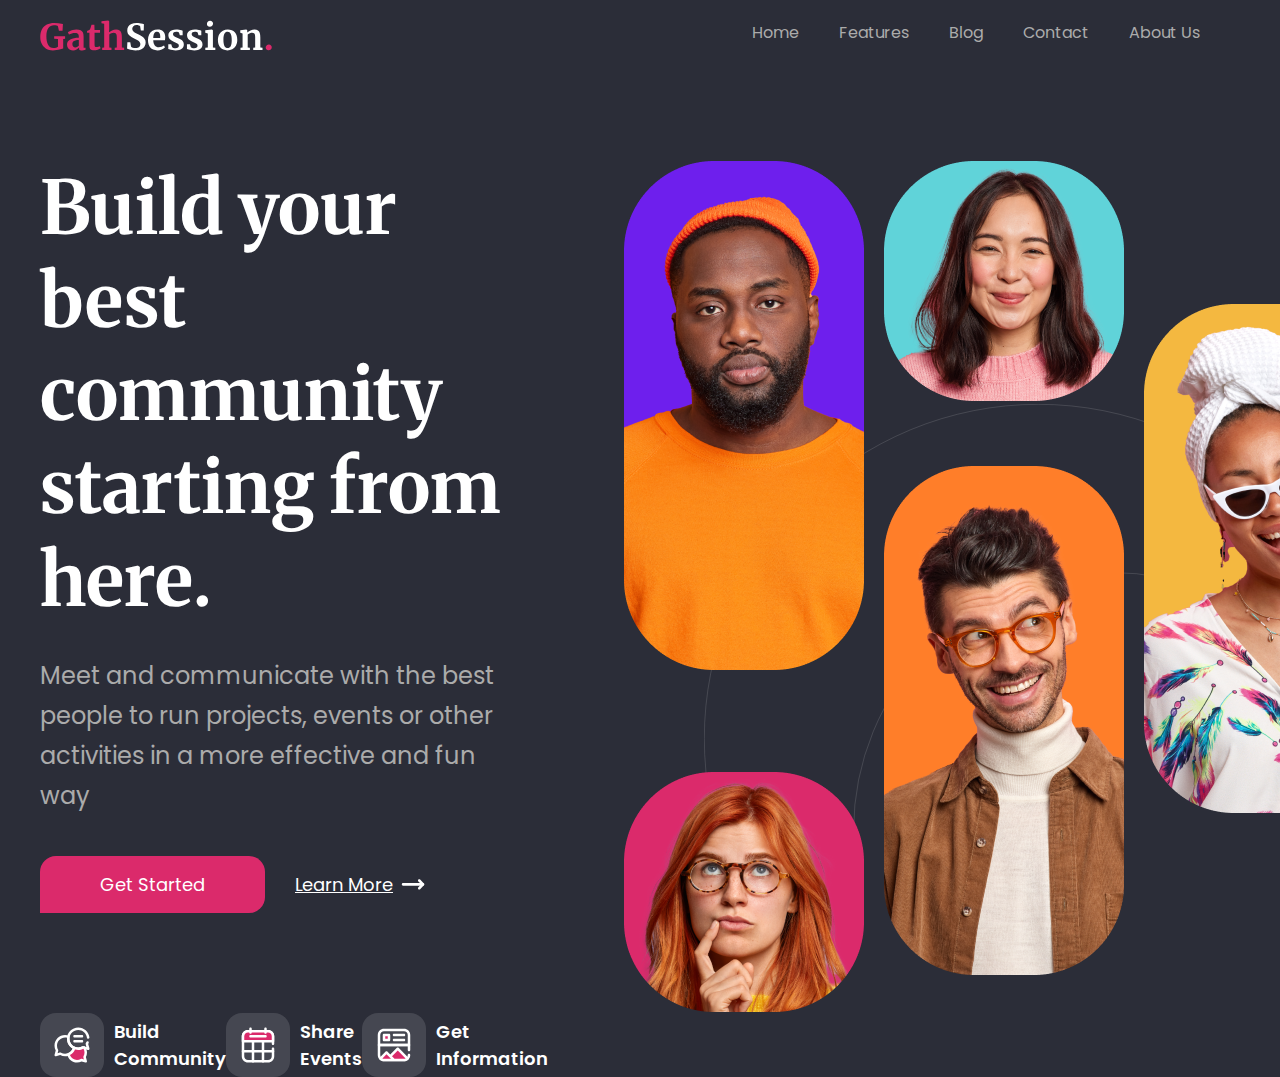
<file: index.html>
<!DOCTYPE html>
<html lang="es">

<head>
    <meta charset="UTF-8">
    <meta name="viewport" content="width=device-width, initial-scale=1.0">
    <title>header 9</title>
    <link rel="stylesheet" href="css/style.css" />
    <link rel="preconnect" href="https://fonts.googleapis.com">
    <link rel="preconnect" href="https://fonts.gstatic.com" crossorigin>
    <link href="https://fonts.googleapis.com/css2?family=Merriweather:ital,wght@0,300;0,400;0,700;0,900;1,300;1,400;1,700;1,900&family=Poppins:ital,wght@0,100;0,200;0,300;0,400;0,500;0,600;0,700;0,800;0,900;1,100;1,200;1,300;1,400;1,500;1,600;1,700;1,800;1,900&display=swap" rel="stylesheet">


    <link rel="stylesheet" href="css/style.css" />
</head>

<body>
    <img src="img/bg.svg" alt="" class="background">
    <div class="container">
        <header>
            <img src="./img/GathSession.svg" alt="" class="logo">
            <nav>
                <ul>
                    <li><a href="#">Home</a></li>
                    <li><a href="#">Features</a></li>
                    <li><a href="#">Blog</a></li>
                    <li><a href="#">Contact</a></li>
                    <li><a href="#">About Us</a></li>
                </ul>
            </nav>
        </header>
        <section class="hero">
            <div class="hero__left">
                <h1 class="title">Build your best community starting from here.</h1>
                <p class="text">Meet and communicate with the best people to run projects, events or other
                    activities in a more effective and fun way</p>
                <div class="buttons">
                    <a href="#" class="btn">Get Started</a>
                    <a href="#" class="btn--outline">
                        Learn More
                        <img src="./img/Arrow.svg" alt="" class="hero__btn--arrow">
                    </a>
                </div>
                <div class="services">
                    <div>
                        <img src="./img/commets.svg" alt="" class="services__img">
                        <h2>Build Community</h2>
                    </div>
                    <div>
                        <img src="./img/calenar.svg" alt="" class="services__img">
                        <h2>Share Events</h2>
                    </div>
                    <div>
                        <img src="./img/post.svg" alt="" class="services__img">
                        <h2>Get Information</h2>
                    </div>
                </div>
            </div>
            <div class="hero__right">
                <img src="./img/image.png" alt="" class="img1">
                <img src="./img/image2.png" alt="" class="img2">
                <img src="./img/image3.png" alt="" class="img3">
                <img src="./img/image4.png" alt="" class="img4">
                <img src="./img/image5.png" alt="" class="img5">
            </div>
        </section>
    </div>
</body>

</html>
</file>
<file: css/style.css>
* {
  box-sizing: border-box;
  list-style: none;
  text-decoration: none;
  margin: 0;
  padding: 0;
}

.container {
  max-width: 1200px;
  margin: 0 auto;
}

body {
  font-family: "Poppins", sans-serif;
  font-size: 16px;
  background-color: #2b2d38;
}

.background {
  position: absolute;
  bottom: 0;
  right: 0;
  z-index: -1;
  width: 45%;
}

header {
  padding: 20px 0;
  display: flex;
}
header nav {
  margin-left: 40%;
}
header nav ul {
  display: flex;
  gap: 40px;
}
header nav ul a {
  color: #ababab;
}
header nav ul a:hover {
  color: #ffffff;
}
header nav ul a:hover::after {
  content: "";
  display: block;
  width: 25px;
  height: 3px;
  margin-top: 5px;
  background-color: #db2a6b;
  position: absolute;
}

.hero {
  display: grid;
  grid-template-columns: 1fr 1fr;
  margin-top: 90px;
}
.hero__left .title {
  font-family: "Merriweather", serif;
  font-size: 74px;
  font-style: normal;
  font-weight: 700;
  line-height: normal;
  color: #ffffff;
}
.hero__left .text {
  color: #ababab;
  font-size: 24px;
  font-style: normal;
  font-weight: 400;
  line-height: 40px;
  margin-top: 30px;
  width: 95%;
}
.hero__left .buttons {
  display: flex;
  gap: 30px;
  align-items: center;
  margin-top: 40px;
  font-size: 18px;
}
.hero__left .buttons .btn {
  background-color: #db2a6b;
  color: #ffffff;
  padding: 15px 60px;
  border-radius: 16px 16px 16px 0px;
}
.hero__left .buttons .btn--outline {
  color: #ffffff;
  display: flex;
  align-items: center;
  text-decoration: underline;
}
.hero__left .services {
  margin-top: 100px;
  display: flex;
}
.hero__left .services div {
  display: flex;
  align-items: center;
  gap: 10px;
}
.hero__left .services div h2 {
  font-size: 18px;
  font-style: normal;
  font-weight: 600;
  line-height: normal;
  color: #ffffff;
  width: 50%;
}
.hero__right {
  display: grid;
  grid-template-columns: 1fr 1fr 1fr;
  grid-template-rows: 1fr 1fr 1fr;
  grid-auto-flow: column;
  gap: 20px;
  position: relative;
  left: 10%;
}
.hero__right .img1 {
  grid-row: 1/span 2;
}
.hero__right .img2 {
  grid-row: 3/span 2;
}
.hero__right .img3 {
  grid-row: 1/span 1;
}
.hero__right .img4 {
  grid-row: 2/span 2;
}
.hero__right .img5 {
  grid-row: 1/span 3;
  position: relative;
  top: 16%;
}/*# sourceMappingURL=style.css.map */
</file>
